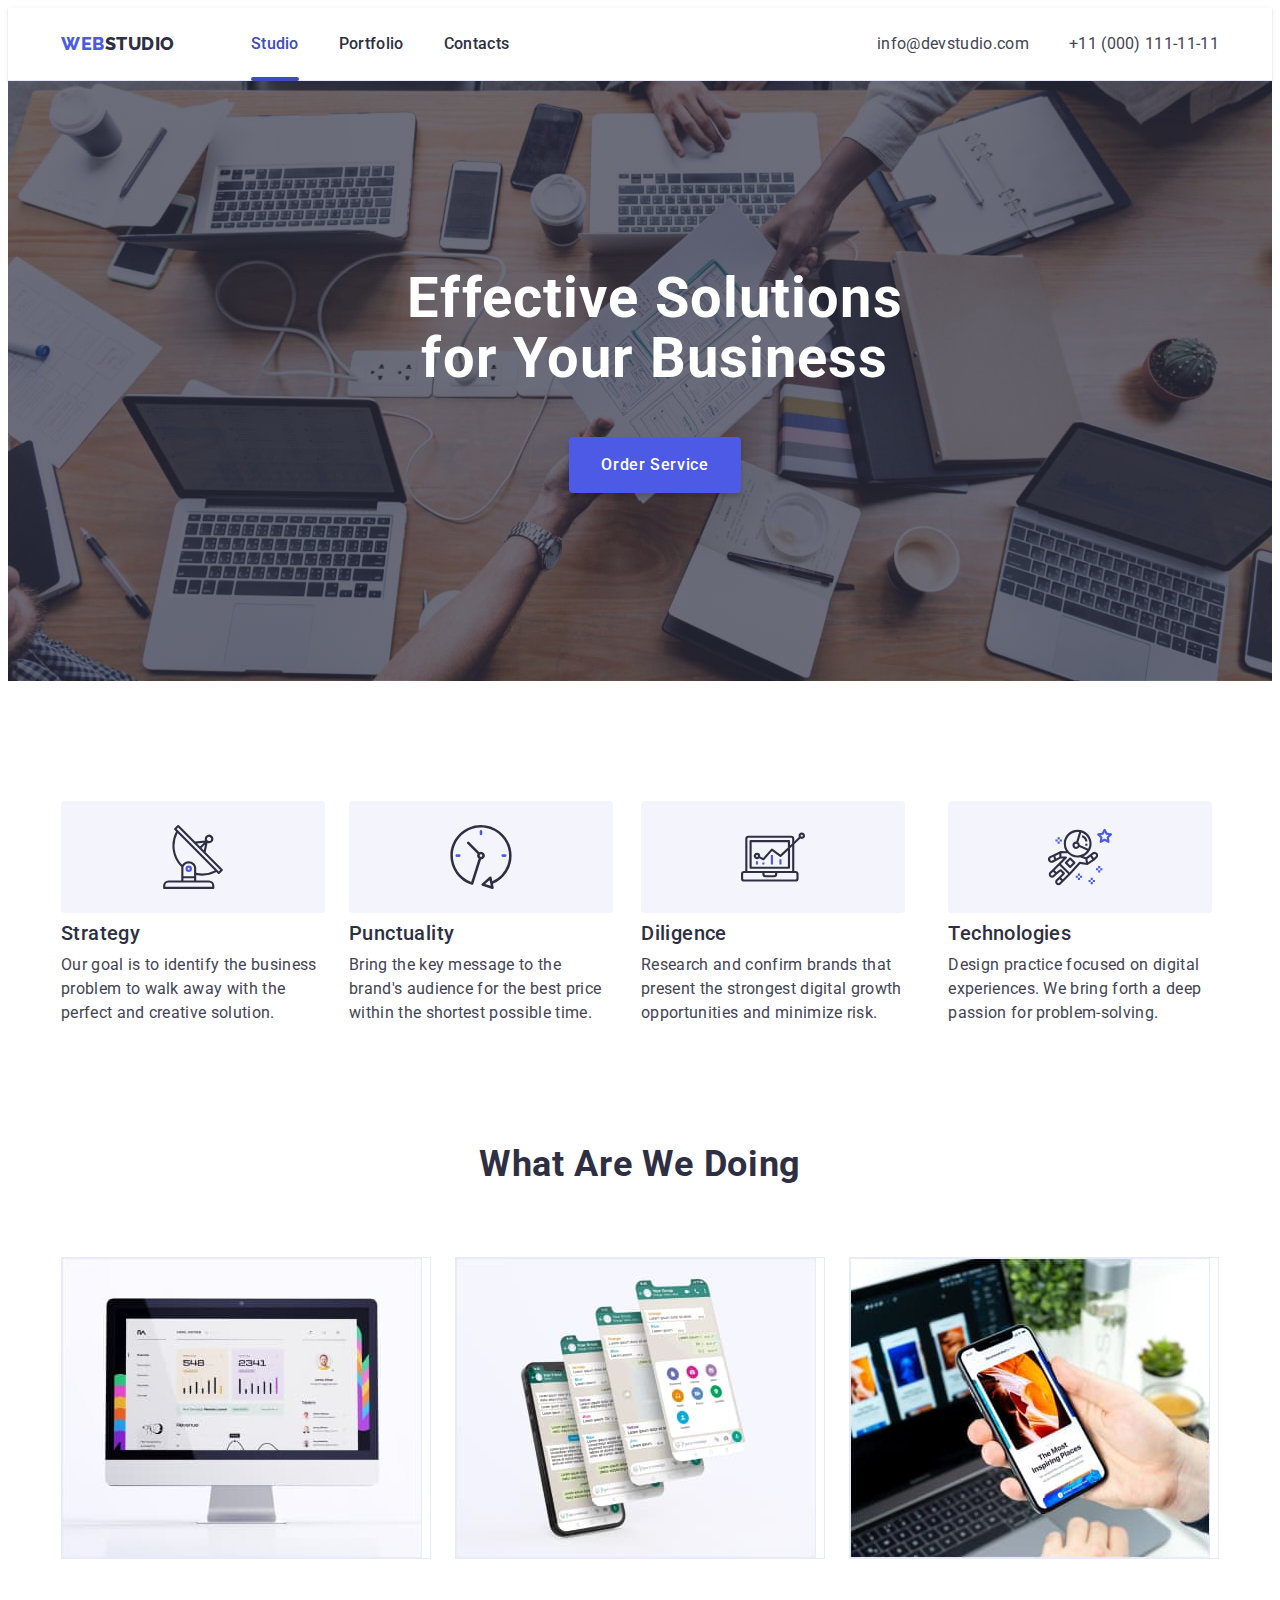
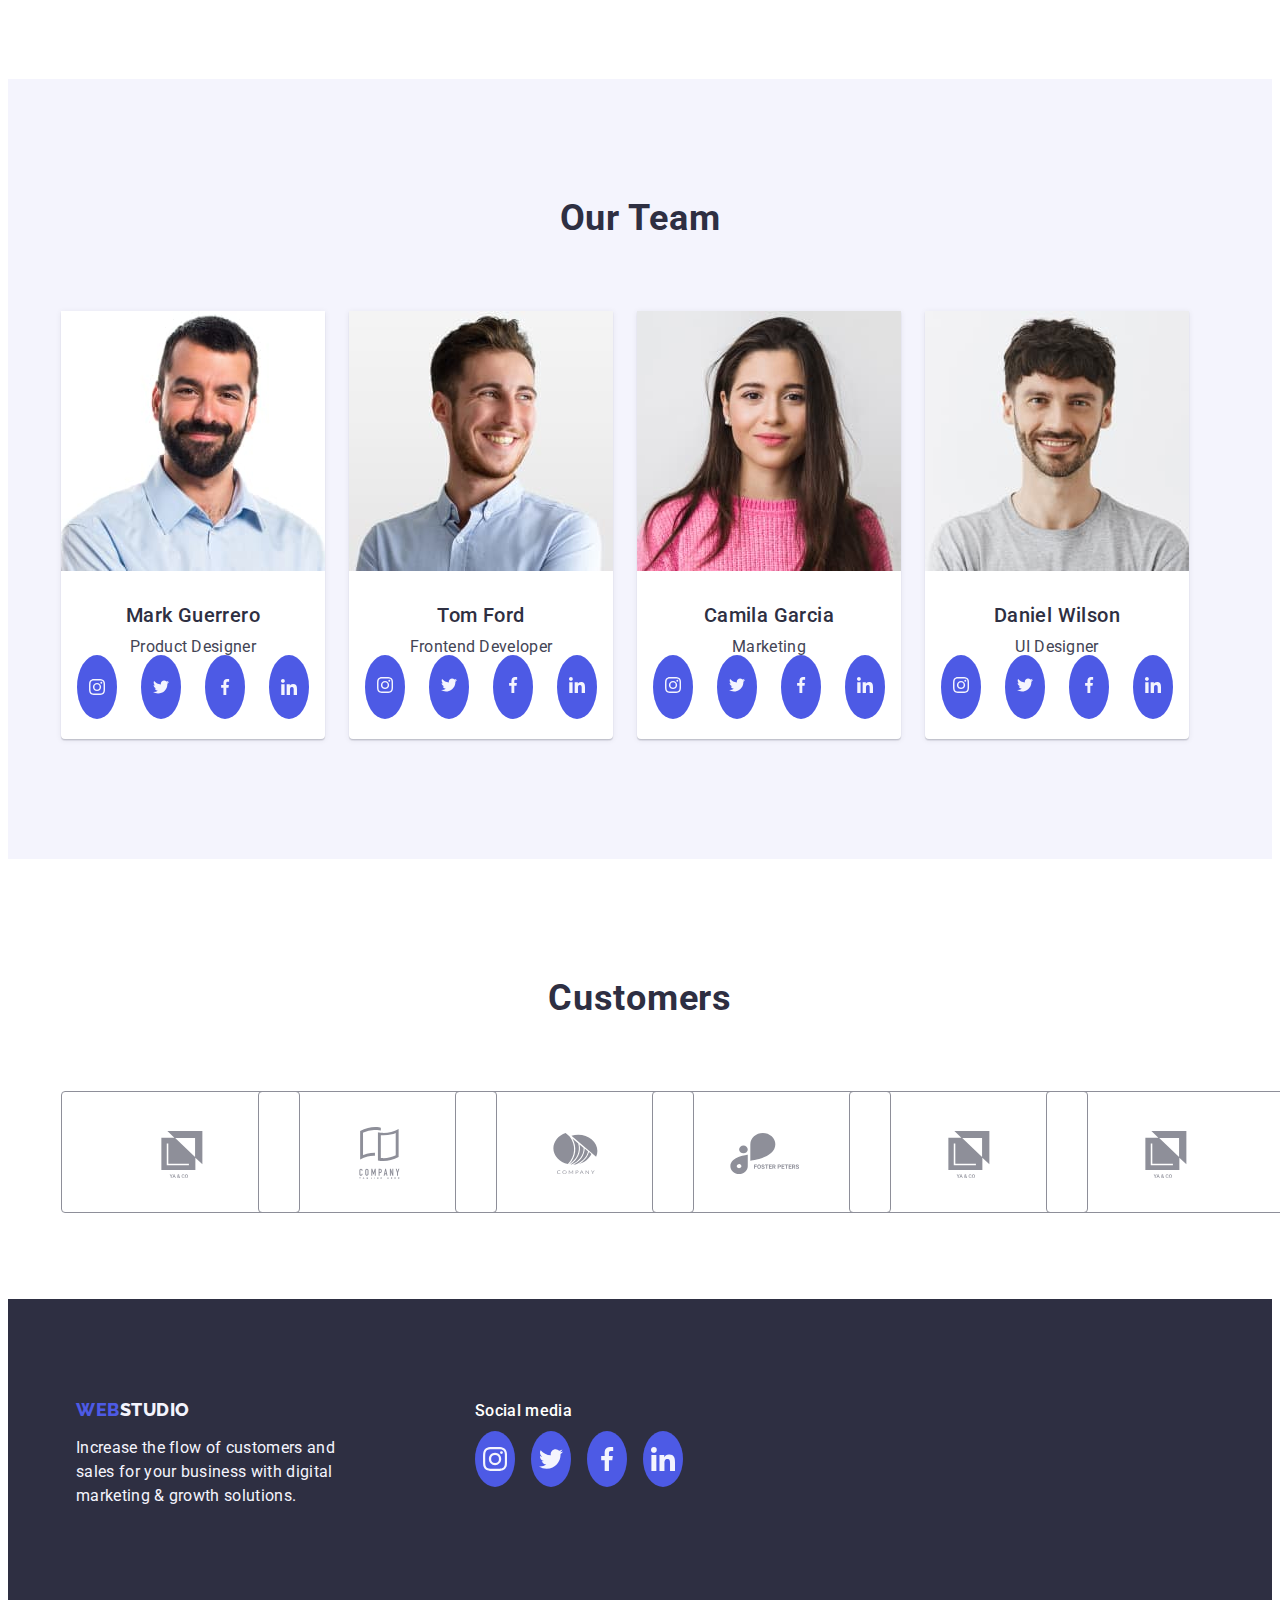
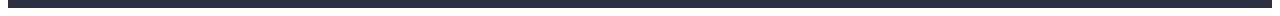
<file: index.html>
<!DOCTYPE html>
<html lang="en">

<head>
    <meta charset="UTF-8">
    <meta http-equiv="X-UA-Compatible" content="IE=edge">
    <meta name="viewport" content="width=device-width, initial-scale=1.0">
    <link rel="preconnect" href="https://fonts.googleapis.com">
    <link rel="preconnect" href="https://fonts.gstatic.com" crossorigin>
    <link
        href="https://fonts.googleapis.com/css2?family=Raleway:wght@800&family=Roboto:wght@400;500;700;900&display=swap"
        rel="stylesheet">
    <title>Web Studio</title>

    <link rel="stylesheet" href="https://cdnjs.cloudflare.com/ajax/libs/modern-normalize/2.0.0/modern-normalize.min.css"
        integrity="sha512-4xo8blKMVCiXpTaLzQSLSw3KFOVPWhm/TRtuPVc4WG6kUgjH6J03IBuG7JZPkcWMxJ5huwaBpOpnwYElP/m6wg=="
        crossorigin="anonymous" referrerpolicy="no-referrer" />

    <link rel="stylesheet" href="./css/styles.css">
</head>

<body>
    <header class="header">
        <div class="container header-container">
            <nav class="header-navigation">
                <a class="header-logo link" href="./index.html">Web<span class="header-logo-dark">Studio</span></a>
                <ul class="header-menu list">
                    <li class="header-item"><a class="header-menu-link current link" href="./index.html">Studio</a></li>
                    <li class="header-item"><a class="header-menu-link link" href="./portfolio.html">Portfolio</a></li>
                    <li class="header-item"><a class="header-menu-link link" href="">Contacts</a></li>
                </ul>
            </nav>

            <address class="header-soc">
                <ul class="header-soc list">
                    <li class="header-soc-item"><a class="header-soc-link link"
                            href="mailto:info@devstudio.com">info@devstudio.com</a>
                    </li>
                    <li class="header-soc-item"><a class="header-soc-link link" href="tel:+110001111111">+11 (000)
                            111-11-11</a>
                    </li>
                </ul>
            </address>
        </div>
    </header>

    <main>
        <section class="effective">
            <div class="container effective-container">
                <h1 class="effective-title">Effective Solutions
                    for Your Business</h1>
                <button type="button" class="effective-btn" data-modal-open>Order Service</button>
            </div>
        </section>

        <section class="peculiarities">
            <div class="container">
                <h2 hidden class="visually-hidden">Peculiarities</h2>
                <ul class="peculiarities-list list">
                    <li class="peculiarities-item list">
                        <div class="peculiarities-item-block">
                            <svg class="peculiarities-item-icons" width="64" height="64">
                                <use href="./images/icons.svg#icon-antenna"></use>
                            </svg>
                        </div>
                        <h3 class="peculiarities-subtitle">Strategy</h3>
                        <p class="peculiarities-text">Our goal is to identify the business
                            problem to walk away with the perfect and creative solution.</p>
                    </li>
                    <li class="peculiarities-item list">
                        <div class="peculiarities-item-block">
                            <svg class="peculiarities-item-icons" width="64" height="64">
                                <use href="./images/icons.svg#icon-clock"></use>
                            </svg>
                        </div>
                        <h3 class="peculiarities-subtitle">Punctuality</h3>
                        <p class="peculiarities-text">Bring the key message to the brand's audience for the best price
                            within the shortest possible
                            time.</p>
                    </li>
                    <li class="peculiarities-item list">
                        <div class="peculiarities-item-block">
                            <svg class="peculiarities-item-icons" width="64" height="64">
                                <use href="./images/icons.svg#icon-diagram"></use>
                            </svg>
                        </div>
                        <h3 class="peculiarities-subtitle">Diligence</h3>
                        <p class="peculiarities-text">Research and confirm brands that present the strongest digital
                            growth
                            opportunities and minimize
                            risk.</p>
                    </li>
                    <li class="peculiarities-item list">
                        <div class="peculiarities-item-block">
                            <svg class="peculiarities-item-icons" width="64" height="64">
                                <use href="./images/icons.svg#icon-astronaut"></use>
                            </svg>
                        </div>
                        <h3 class="peculiarities-subtitle">Technologies</h3>
                        <p class="peculiarities-text">Design practice focused on digital experiences. We bring forth a
                            deep
                            passion for
                            problem-solving.</p>
                    </li>
                </ul>
            </div>
        </section>

        <section class="products">
            <div class="container">
                <h2 class="products-title">What are we doing</h2>
                <ul class="pr-item list">
                    <li class="products-item list">
                        <img src="./images/img_1.jpg" alt="Laptop" width="360" height="300" />
                    </li>
                    <li class="products-item list">
                        <img src="./images/img_2.jpg" alt="interface" width="360" height="300" />
                    </li>
                    <li class="products-item list">
                        <img src="./images/img_3.jpg" alt="telephone" width="360" height="300" />
                    </li>
                </ul>
            </div>
        </section>

        <section class="team">
            <div class="container">
                <h2 class="team-title">Our Team</h2>
                <ul class="team-item list">
                    <li class="team-list list">
                        <img class="team-foto" src="./images/Mark_Guerrero.jpg" alt="Mark_Guerrero_pfoto" width="264"
                            height="260" />
                        <div class="team-info">
                            <h3 class="team-name">Mark Guerrero</h3>
                            <p class="team-text">Product Designer</p>
                            <ul class="social-team">
                                <li class="social-team-item">
                                    <a class="social-team-link" href="" aria-label="instagram" target="_blank"
                                        rel="noopener noreferrer"><svg class="social-team-icon" width="16" height="16">
                                            <use href="./images/icons.svg#icon-instagram"></use>
                                        </svg>
                                    </a>
                                </li>
                                <li class="social-team-item">
                                    <a class="social-team-link" href="" aria-label="twitter" target="_blank"
                                        rel="noopener noreferrer"><svg class="social-team-icon" width="16" height="16">
                                            <use href="./images/icons.svg#icon-twitter"></use>
                                        </svg>
                                    </a>
                                </li>
                                <li class=" social-team-item">
                                    <a class="social-team-link" href="" aria-label="facebook" target="_blank"
                                        rel="noopener noreferrer"><svg class="social-team-icon" width="16" height="16">
                                            <use href="./images/icons.svg#icon-facebook"></use>
                                        </svg>
                                    </a>
                                </li>
                                <li class=" social-team-item">
                                    <a class="social-team-link" href="" aria-label="linkedin" target="_blank"
                                        rel="noopener noreferrer"><svg class="social-team-icon" width="16" height="16">
                                            <use href="./images/icons.svg#icon-linkedin"></use>
                                        </svg>
                                    </a>
                                </li>
                            </ul>

                        </div>
                    </li>
                    <li class="team-list list">
                        <img class="team-foto" src="./images/Tom_Ford.jpg" alt="Tom_Ford_pfoto" width="264"
                            height="260" />
                        <div class="team-info">
                            <h3 class="team-name">Tom Ford</h3>
                            <p class="team-text">Frontend Developer</p>
                            <ul class="social-team">
                                <li class="social-team-item">
                                    <a class="social-team-link" href="" aria-label="instagram" target="_blank"
                                        rel="noopener noreferrer"><span><svg class="social-team-icon" width="16"
                                                height="16">
                                                <use href="./images/icons.svg#icon-instagram"></use>
                                            </svg></span>
                                    </a>
                                </li>
                                <li class="social-team-item">
                                    <a class="social-team-link" href="" aria-label="twitter" target="_blank"
                                        rel="noopener noreferrer"><span><svg class="social-team-icon" width="16"
                                                height="16">
                                                <use href="./images/icons.svg#icon-twitter"></use>
                                            </svg></span>
                                    </a>
                                </li>
                                <li class=" social-team-item">
                                    <a class="social-team-link" href="" aria-label="facebook" target="_blank"
                                        rel="noopener noreferrer"><span><svg class="social-team-icon" width="16"
                                                height="16">
                                                <use href="./images/icons.svg#icon-facebook"></use>
                                            </svg></span>
                                    </a>
                                </li>
                                <li class=" social-team-item">
                                    <a class="social-team-link" href="" aria-label="linkedin" target="_blank"
                                        rel="noopener noreferrer"><span><svg class="social-team-icon" width="16"
                                                height="16">
                                                <use href="./images/icons.svg#icon-linkedin"></use>
                                            </svg></span>
                                    </a>
                                </li>
                            </ul>
                        </div>
                    </li>
                    <li class="team-list list">
                        <img class="team-foto" src="./images/Camila_Garcia.jpg" alt="Camila_Garcia_pfoto" width="264"
                            height="260" />
                        <div class="team-info">
                            <h3 class="team-name">Camila Garcia</h3>
                            <p class="team-text">Marketing</p>
                            <ul class="social-team">
                                <li class="social-team-item">
                                    <a class="social-team-link" href="" aria-label="instagram" target="_blank"
                                        rel="noopener noreferrer"><span><svg class="social-team-icon" width="16"
                                                height="16">
                                                <use href="./images/icons.svg#icon-instagram"></use>
                                            </svg></span>
                                    </a>
                                </li>
                                <li class="social-team-item">
                                    <a class="social-team-link" href="" aria-label="twitter" target="_blank"
                                        rel="noopener noreferrer"><span><svg class="social-team-icon" width="16"
                                                height="16">
                                                <use href="./images/icons.svg#icon-twitter"></use>
                                            </svg></span>
                                    </a>
                                </li>
                                <li class=" social-team-item">
                                    <a class="social-team-link" href="" aria-label="facebook" target="_blank"
                                        rel="noopener noreferrer"><span><svg class="social-team-icon" width="16"
                                                height="16">
                                                <use href="./images/icons.svg#icon-facebook"></use>
                                            </svg></span>
                                    </a>
                                </li>
                                <li class=" social-team-item">
                                    <a class="social-team-link" href="" aria-label="linkedin" target="_blank"
                                        rel="noopener noreferrer"><span><svg class="social-team-icon" width="16"
                                                height="16">
                                                <use href="./images/icons.svg#icon-linkedin"></use>
                                            </svg></span>
                                    </a>
                                </li>
                            </ul>
                        </div>
                    </li>
                    <li class="team-list list">
                        <img class="team-foto" src="./images/Daniel_Wilson.jpg" alt="Daniel_Wilson_pfoto" width="264"
                            height="260" />
                        <div class="team-info">
                            <h3 class="team-name">Daniel Wilson</h3>
                            <p class="team-text">UI Designer</p>
                            <ul class="social-team">
                                <li class="social-team-item">
                                    <a class="social-team-link" href="" aria-label="instagram" target="_blank"
                                        rel="noopener noreferrer"><span><svg class="social-team-icon" width="16"
                                                height="16">
                                                <use href="./images/icons.svg#icon-instagram"></use>
                                            </svg></span>
                                    </a>
                                </li>
                                <li class="social-team-item">
                                    <a class="social-team-link" href="" aria-label="twitter" target="_blank"
                                        rel="noopener noreferrer"><span><svg class="social-team-icon" width="16"
                                                height="16">
                                                <use href="./images/icons.svg#icon-twitter"></use>
                                            </svg></span>
                                    </a>
                                </li>
                                <li class=" social-team-item">
                                    <a class="social-team-link" href="" aria-label="facebook" target="_blank"
                                        rel="noopener noreferrer"><span><svg class="social-team-icon" width="16"
                                                height="16">
                                                <use href="./images/icons.svg#icon-facebook"></use>
                                            </svg></span>
                                    </a>
                                </li>
                                <li class=" social-team-item">
                                    <a class="social-team-link" href="" aria-label="linkedin" target="_blank"
                                        rel="noopener noreferrer"><span><svg class="social-team-icon" width="16"
                                                height="16">
                                                <use href="./images/icons.svg#icon-linkedin"></use>
                                            </svg></span>
                                    </a>
                                </li>
                            </ul>
                        </div>
                    </li>
                </ul>
            </div>
        </section>
        <section class="customers">
            <div class="container">
                <h2 class="customers-title">Customers</h2>
                <ul class="customers-list list">
                    <li class="customers-item item">
                        <a class="customers-item-link link" href="" aria-label="logo-1" target="_blank"
                            rel="noopener noreferrer">
                            <svg class="customers-item-icon" width="104" height="56">
                                <use href="./images/icons.svg#icon-logo-1"></use>
                            </svg>
                        </a>
                    </li>
                    <li class="customers-item item">
                        <a class="customers-item-link link" href="" aria-label="logo-2" target="_blank"
                            rel="noopener noreferrer">

                            <svg class="customers-item-icon" width="104" height="56">
                                <use href="./images/icons.svg#icon-logo-2"></use>
                            </svg>
                        </a>
                    </li>
                    <li class="customers-item item">
                        <a class="customers-item-link link" href="" aria-label="logo-3" target="_blank"
                            rel="noopener noreferrer">

                            <svg class="customers-item-icon" width="104" height="56">
                                <use href="./images/icons.svg#icon-logo-3"></use>
                            </svg>

                        </a>
                    </li>
                    <li class="customers-item item">
                        <a class="customers-item-link link" href="" aria-label="logo-4" target="_blank"
                            rel="noopener noreferrer">
                            <svg class="customers-item-icon" width="104" height="56">
                                <use href="./images/icons.svg#icon-logo-4"></use>
                            </svg>
                        </a>
                    </li>
                    <li class="customers-item item">
                        <a class="customers-item-link link" href="" aria-label="logo-5" target="_blank"
                            rel="noopener noreferrer">
                            <svg class="customers-item-icon" width="104" height="56">
                                <use href="./images/icons.svg#icon-logo-1"></use>
                            </svg>
                        </a>
                    </li>
                    <li class="customers-item item">
                        <a class="customers-item-link link" href="" aria-label="logo-6" target="_blank"
                            rel="noopener noreferrer">
                            <svg class="customers-item-icon" width="104" height="56">
                                <use href="./images/icons.svg#icon-logo-1"></use>
                            </svg>
                        </a>
                    </li>
                </ul>
            </div>
        </section>
    </main>

    <footer class="footer-window">
        <div class="footer container">
            <div class="footer-container container">
                <a class="footer-logo link" href="./index.html">Web<span class="footer-logo-white">Studio</span></a>
                <p class="footer-text">Increase the flow of customers and sales for your business with digital marketing
                    &
                    growth solutions.</p>
            </div>

            <div class="container-social-media">
                <p class="social-media-title">Social media</p>
                <ul class="social-media">
                    <li class="social-media-item">
                        <a class="social-media-link" href="" aria-label="instagram" target="_blank"
                            rel="noopener noreferrer"><svg class="social-media-icon" width="24" height="24">
                                <use href="./images/icons.svg#icon-instagram"></use>
                            </svg>
                        </a>
                    </li>
                    <li class="social-media-item">
                        <a class="social-media-link" href="" aria-label="twitter" target="_blank"
                            rel="noopener noreferrer"><svg class="social-media-icon" width="24" height="24">
                                <use href="./images/icons.svg#icon-twitter"></use>
                            </svg>
                        </a>
                    </li>
                    <li class=" social-media-item">
                        <a class="social-media-link" href="" aria-label="facebook" target="_blank"
                            rel="noopener noreferrer"><svg class="social-media-icon" width="24" height="24">
                                <use href="./images/icons.svg#icon-facebook"></use>
                            </svg>
                        </a>
                    </li>
                    <li class=" social-media-item">
                        <a class="social-media-link" href="" aria-label="linkedin" target="_blank"
                            rel="noopener noreferrer"><svg class="social-media-icon" width="24" height="24">
                                <use href="./images/icons.svg#icon-linkedin"></use>
                            </svg>
                        </a>
                    </li>
                </ul>
            </div>
        </div>

    </footer>

    <div class="backdrop is-hidden" data-modal>
        <div class="modal">
            <button type="button" class="modal-btn" data-modal-close><svg class="modal-btn-icon" width="8" height="8">
                    <use href="./images/icons.svg#icon-close"></use>
                </svg></button>
        </div>
    </div>
    <script src="./js/modal.js"></script>
</body>

</html>
</file>
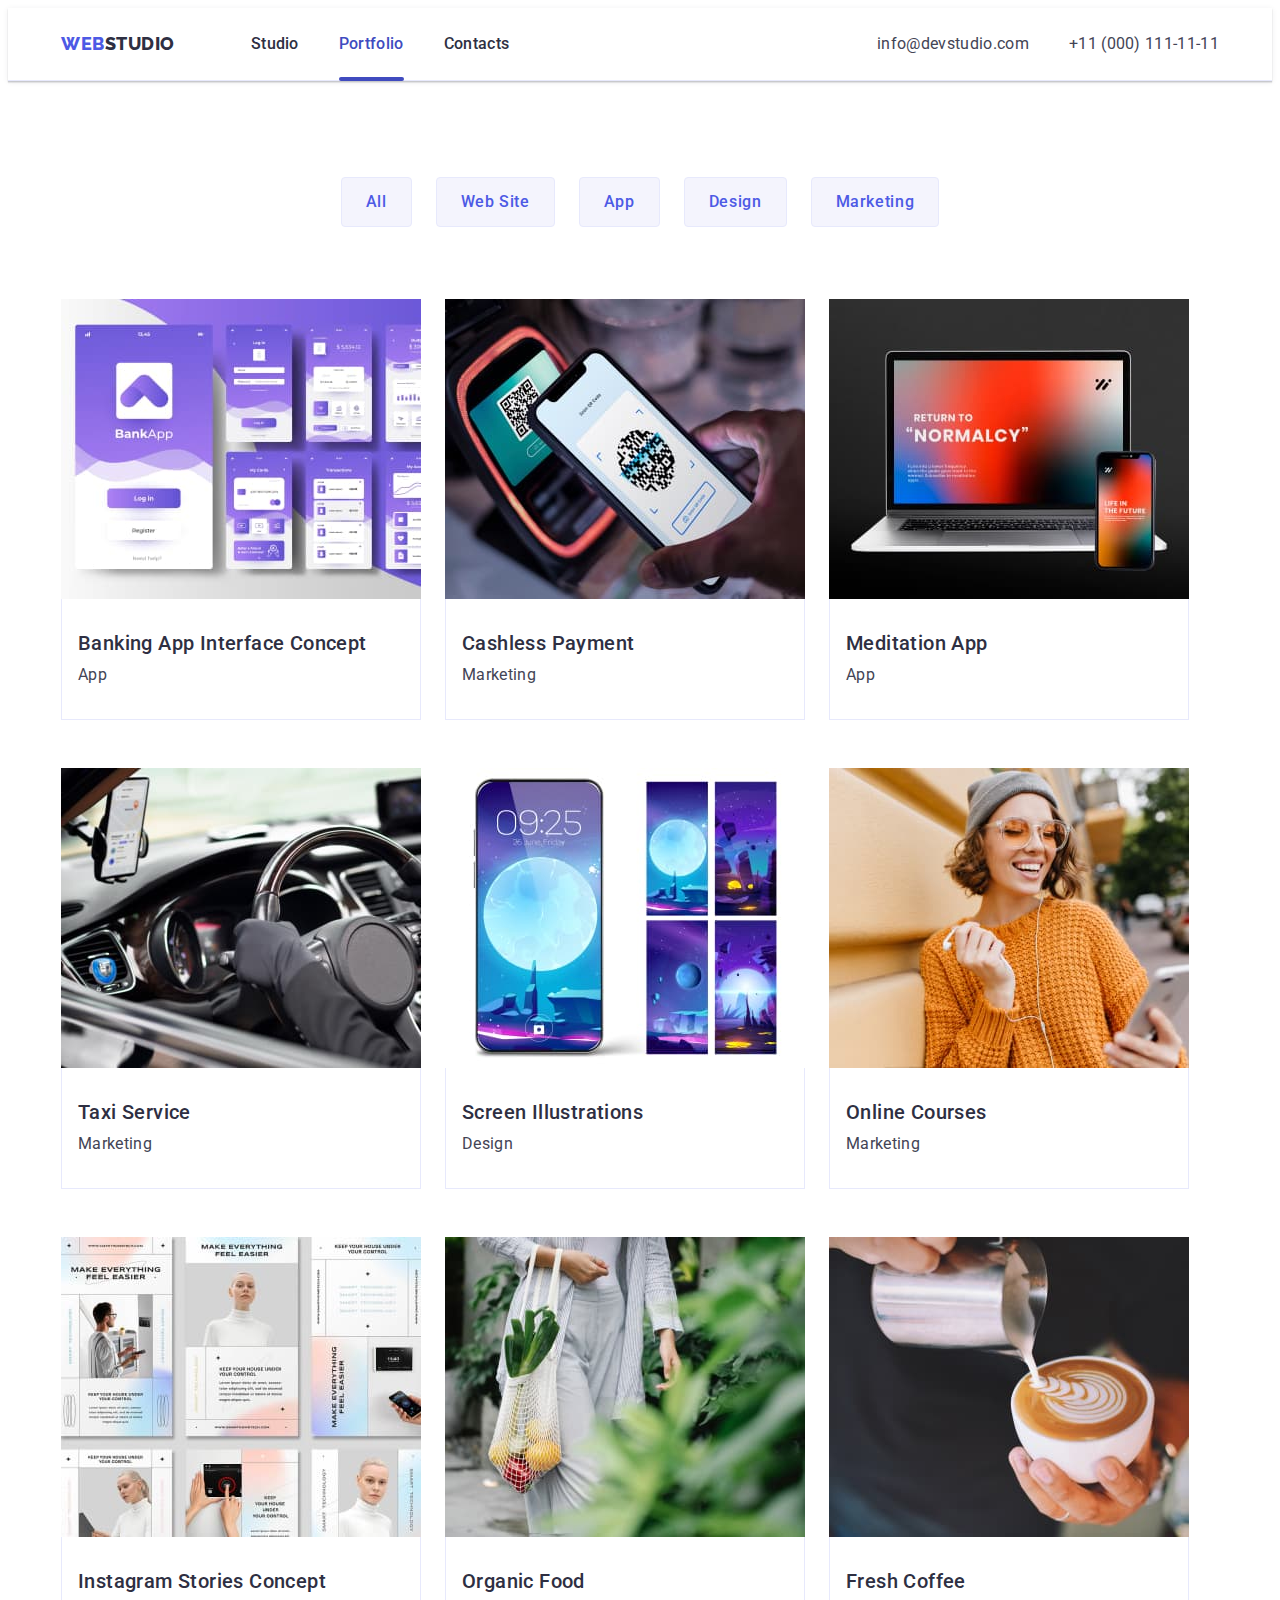
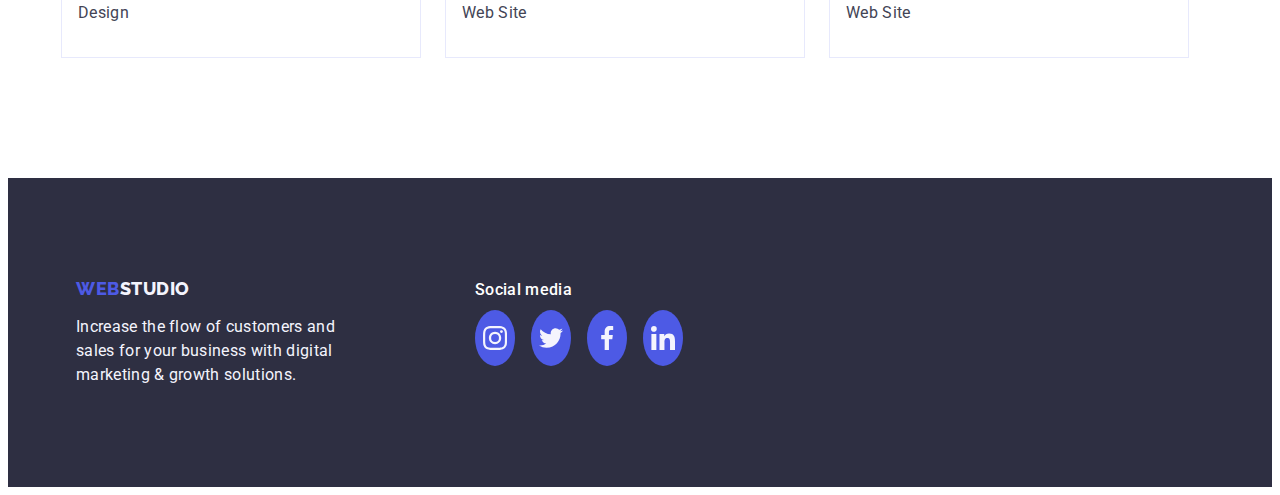
<file: portfolio.html>
<!DOCTYPE html>
<html lang="en">

<head>
    <meta charset="UTF-8">
    <meta http-equiv="X-UA-Compatible" content="IE=edge">
    <meta name="viewport" content="width=device-width, initial-scale=1.0">
    <link rel="preconnect" href="https://fonts.googleapis.com">
    <link rel="preconnect" href="https://fonts.gstatic.com" crossorigin>
    <link
        href="https://fonts.googleapis.com/css2?family=Raleway:wght@800&family=Roboto:wght@400;500;700;900&display=swap"
        rel="stylesheet">
    <title>Web Studio</title>

    <link rel="stylesheet" href="https://cdnjs.cloudflare.com/ajax/libs/modern-normalize/2.0.0/modern-normalize.min.css"
        integrity="sha512-4xo8blKMVCiXpTaLzQSLSw3KFOVPWhm/TRtuPVc4WG6kUgjH6J03IBuG7JZPkcWMxJ5huwaBpOpnwYElP/m6wg=="
        crossorigin="anonymous" referrerpolicy="no-referrer" />

    <link rel="stylesheet" href="./css/styles.css">
</head>

<body>
    <header class="header">
        <div class="container header-container">
            <nav class="header-navigation">
                <a class="header-logo link" href="./index.html">Web<span class="header-logo-dark">Studio</span></a>
                <ul class="header-menu list">
                    <li class="header-item"><a class="header-menu-link link" href="./index.html">Studio</a></li>
                    <li class="header-item"><a class="header-menu-link current link"
                            href="./portfolio.html">Portfolio</a></li>
                    <li class="header-item"><a class="header-menu-link link" href="">Contacts</a></li>
                </ul>
            </nav>

            <address class="header-soc">
                <ul class="header-soc list">
                    <li class="header-soc-item"><a class="header-soc-link link"
                            href="mailto:info@devstudio.com">info@devstudio.com</a>
                    </li>
                    <li class="header-soc-item"><a class="header-soc-link link" href="tel:+110001111111">+11 (000)
                            111-11-11</a>
                    </li>
                </ul>
            </address>
        </div>
    </header>

    <main>
        <section class="container-portfolio">
            <div class="container">
                <h1 hidden class="visually-hidden">Filter</h1>

                <ul class="filter-btn-list list">
                    <li><button type="button" class="filter-btn link">All</button></li>
                    <li><button type="button" class="filter-btn link">Web&nbsp;Site</button></li>
                    <li><button type="button" class="filter-btn link">App</button></li>
                    <li><button type="button" class="filter-btn link">Design</button></li>
                    <li><button type="button" class="filter-btn link">Marketing</button></li>
                </ul>

                <ul class="project-list list">
                    <li class="project-item list">
                        <a href="" class="project-img link">
                            <div class="project-cover-block">
                                <img src="./images/portfolio-img-01.jpg" alt="banking" width="360" height="300" />
                                <p class="project-cover-text">14 Stylish and User-Friendly App Design Concepts · Task
                                    Manager App · Calorie Tracker App · Exotic Fruit Ecommerce App ·
                                    Cloud Storage App</p>
                            </div>
                            <div class="container-text">
                                <h2 class="project-title">Banking App Interface Concept</h2>
                                <p class="project-text">App</p>
                            </div>
                        </a>
                    </li>
                    <li class="project-item list">
                        <a href="" class="project-img link">
                            <div class="project-cover-block">
                                <img src="./images/portfolio-img-02.jpg" alt="payment" width="360" height="300" />
                                <p class="project-cover-text">14 Stylish and User-Friendly App Design Concepts · Task
                                    Manager App · Calorie Tracker App · Exotic Fruit Ecommerce App ·
                                    Cloud Storage App</p>
                            </div>
                            <div class="container-text">
                                <h2 class="project-title">Cashless Payment</h2>
                                <p class="project-text">Marketing</p>
                            </div>
                        </a>
                    </li>
                    <li class="project-item list">
                        <a href="" class="project-img link">
                            <div class="project-cover-block">
                                <img src="./images/portfolio-img-03.jpg" alt="meditation" width="360" height="300" />
                                <p class="project-cover-text">14 Stylish and User-Friendly App Design Concepts · Task
                                    Manager App · Calorie Tracker App · Exotic Fruit Ecommerce App ·
                                    Cloud Storage App</p>
                            </div>
                            <div class="container-text">
                                <h2 class="project-title">Meditation App</h2>
                                <p class="project-text">App</p>
                            </div>
                        </a>
                    </li>
                    <li class="project-item list">
                        <a href="" class="project-img link">
                            <div class="project-cover-block">
                                <img src="./images/portfolio-img-04.jpg" alt="servicetaxi" width="360" height="300" />
                                <p class="project-cover-text">14 Stylish and User-Friendly App Design Concepts · Task
                                    Manager App · Calorie Tracker App · Exotic Fruit Ecommerce App ·
                                    Cloud Storage App</p>
                            </div>
                            <div class="container-text">
                                <h2 class="project-title">Taxi Service</h2>
                                <p class="project-text">Marketing</p>
                            </div>
                        </a>
                    </li>
                    <li class="project-item list">
                        <a href="" class="project-img link">
                            <div class="project-cover-block">
                                <img src="./images/portfolio-img-05.jpg" alt="illustrations" width="360" height="300" />
                                <p class="project-cover-text">14 Stylish and User-Friendly App Design Concepts · Task
                                    Manager App · Calorie Tracker App · Exotic Fruit Ecommerce App ·
                                    Cloud Storage App</p>
                            </div>
                            <div class="container-text">
                                <h2 class="project-title">Screen Illustrations</h2>
                                <p class="project-text">Design</p>
                            </div>
                        </a>
                    </li>
                    <li class="project-item list">
                        <a href="" class="project-img link">
                            <div class="project-cover-block">
                                <img src="./images/portfolio-img-06.jpg" alt="courses" width="360" height="300" />
                                <p class="project-cover-text">14 Stylish and User-Friendly App Design Concepts · Task
                                    Manager App · Calorie Tracker App · Exotic Fruit Ecommerce App ·
                                    Cloud Storage App</p>
                            </div>
                            <div class="container-text">
                                <h2 class="project-title">Online Courses</h2>
                                <p class="project-text">Marketing</p>
                            </div>
                        </a>
                    </li>
                    <li class="project-item list">
                        <a href="" class="project-img link">
                            <div class="project-cover-block">
                                <img src="./images/portfolio-img-07.jpg" alt="social" width="360" height="300" />
                                <p class="project-cover-text">14 Stylish and User-Friendly App Design Concepts · Task
                                    Manager App · Calorie Tracker App · Exotic Fruit Ecommerce App ·
                                    Cloud Storage App</p>
                            </div>
                            <div class="container-text">
                                <h2 class="project-title">Instagram Stories Concept</h2>
                                <p class="project-text">Design</p>
                            </div>
                        </a>
                    </li>
                    <li class="project-item list">
                        <a href="" class="project-img link">
                            <div class="project-cover-block">
                                <img src="./images/portfolio-img-08.jpg" alt="food" width="360" height="300" />
                                <p class="project-cover-text">14 Stylish and User-Friendly App Design Concepts · Task
                                    Manager App · Calorie Tracker App · Exotic Fruit Ecommerce App ·
                                    Cloud Storage App</p>
                            </div>
                            <div class="container-text">
                                <h2 class="project-title">Organic Food</h2>
                                <p class="project-text">Web Site</p>
                            </div>
                        </a>
                    </li>
                    <li class="project-item list">
                        <a href="" class="project-img link">
                            <div class="project-cover-block">
                                <img src="./images/portfolio-img-09.jpg" alt="coffee" width="360" height="300">
                                <p class="project-cover-text">14 Stylish and User-Friendly App Design Concepts · Task
                                    Manager App · Calorie Tracker App · Exotic Fruit Ecommerce App ·
                                    Cloud Storage App</p>
                            </div>
                            <div class="container-text">
                                <h2 class="project-title">Fresh Coffee</h2>
                                <p class="project-text">Web Site</p>
                            </div>
                        </a>
                    </li>
                </ul>

            </div>
        </section>
    </main>

    <footer class="footer-window">
        <div class="footer container">
            <div class="footer-container container">
                <a class="footer-logo link" href="./index.html">Web<span class="footer-logo-white">Studio</span></a>
                <p class="footer-text">Increase the flow of customers and sales for your business with digital marketing
                    &
                    growth solutions.</p>
            </div>
            <div class="container-social-media">
                <p class="social-media-title">Social media</p>
                <ul class="social-media">

                    <li class="social-media-item">
                        <a class="social-media-link" href="" aria-label="instagram" target="_blank"
                            rel="noopener noreferrer"><svg class="social-media-icon" width="24" height="24">
                                <use href="./images/icons.svg#icon-instagram"></use>
                            </svg>
                        </a>
                    </li>
                    <li class="social-media-item">
                        <a class="social-media-link" href="" aria-label="twitter" target="_blank"
                            rel="noopener noreferrer">
                            <svg class="social-media-icon" width="24" height="24">
                                <use href="./images/icons.svg#icon-twitter"></use>
                            </svg>
                        </a>
                    </li>
                    <li class=" social-media-item">
                        <a class="social-media-link" href="" aria-label="facebook" target="_blank"
                            rel="noopener noreferrer">
                            <svg class="social-media-icon" width="24" height="24">
                                <use href="./images/icons.svg#icon-facebook"></use>
                            </svg>
                        </a>
                    </li>
                    <li class=" social-media-item">
                        <a class="social-media-link" href="" aria-label="linkedin" target="_blank"
                            rel="noopener noreferrer">
                            <svg class="social-media-icon" width="24" height="24">
                                <use href="./images/icons.svg#icon-linkedin"></use>
                            </svg>
                        </a>
                    </li>

                </ul>
            </div>
        </div>
    </footer>

</body>

</html>
</file>
<file: css/styles.css>
:root {
  --title-color: #2e2f42;
  --main-text-color: #434455;
  --accent-color: #4d5ae5;
  --logo-text-color: #f4f4fd;
  --background-color-white: #ffffff;
  --paragraf-color: #f4f4fd;
  --transition: 250ms cubic-bezier(0.4, 0, 0.2, 1);
  --icon-color: #8e8f99;
}

body {
  font-family: "Roboto", sans-serif;
  color: #434455;
  background-color: var(--background-color-white);
}

p,
h1,
h2,
h3,
h4,
h5,
h6 {
  margin-top: 0;
  margin-bottom: 0;
}

a {
  text-decoration: none;
}

ul {
  list-style-type: none;
  margin-top: 0;
  margin-bottom: 0;
  padding-left: 0;
}

.visually-hidden {
  position: absolute;
  width: 1px;
  height: 1px;
  margin: -1px;
  border: 0;
  padding: 0;
  white-space: nowrap;
  clip-path: inset(100%);
  clip: rect(0 0 0 0);
  overflow: hidden;
}

img {
  display: block;
}

/*! -----------HEADER------------- */
.container {
  width: 100%;
  max-width: 1158px;
  padding: 0 15px;
  margin: 0 auto;
}

.header {
  border-bottom: 1px solid #e7e9fc;
  box-shadow: 0px 1px 6px 0px rgba(46, 47, 66, 0.08),
    0px 1px 1px 0px rgba(46, 47, 66, 0.16),
    0px 2px 1px 0px rgba(46, 47, 66, 0.08);
}

.header-container {
  display: flex;
  align-items: center;
  height: 72px;
}

.header-navigation {
  display: flex;
  align-items: center;
}

.header-logo {
  font-family: "Raleway", sans-serif;
  font-style: normal;
  font-weight: 800;
  font-size: 18px;
  line-height: 1.17;
  letter-spacing: 0.03em;
  color: var(--accent-color);
  text-transform: uppercase;
  display: flex;
  align-items: center;
  margin-right: 76px;
}

.header-logo-dark {
  color: #2e2f42;
  transition: color 250ms cubic-bezier(0.4, 0, 0.2, 1);
}
.header-logo-dark:is(:hover, :focus) {
  color: #404bbf;
}

.link {
  text-decoration: none;
}

.list {
  list-style-type: none;
}

.header-menu {
  display: flex;
  align-items: center;
  gap: 40px;
}

.header-item::after {
}

.current {
  position: relative;
  color: #404bbf;
  display: block;
}

.current::after {
  content: "";
  left: 0;
  bottom: -1px;
  width: 100%;
  height: 4px;
  border-radius: 2px;
  background-color: #404bbf;
  position: absolute;
}
.header-menu-link.current {
  color: #404bbf;
}
.header-menu-link {
  font-style: normal;
  padding: 24px 0;
  font-weight: 500;
  font-size: 16px;
  line-height: 1.5;
  letter-spacing: 0.02em;
  color: #2e2f42;
  transition: color 250ms cubic-bezier(0.4, 0, 0.2, 1);
}

.header-menu-link:is(:hover, :focus) {
  color: #404bbf;
}

.header-soc {
  font-style: normal;
  display: flex;
  align-items: center;
  gap: 40px;
  margin-left: auto;
}

.header-soc-link {
  font-style: normal;
  font-weight: 400;
  font-size: 16px;
  line-height: 1.5;
  letter-spacing: 0.02em;
  color: #434455;
  transition: color 250ms cubic-bezier(0.4, 0, 0.2, 1);
}

.header-soc-link:is(:hover, :focus) {
  color: #404bbf;
}

/*! -----------HEADER------------- */

.effective {
  padding: 188px 0;
  max-width: 1440px;
  background: #2e2f42;
  background-image: linear-gradient(
      rgba(46, 47, 66, 0.7),
      rgba(46, 47, 66, 0.7)
    ),
    url(../images/people-office.jpg);
  background-position: center;
  background-repeat: no-repeat;
  background-size: cover;
  margin-right: auto;
  margin-left: auto;
}

.effective-container {
  width: 100%;
  max-width: 1470px;
  text-align: center;
}
.effective-title {
  font-family: inherit;
  font-weight: 700;
  font-size: 56px;
  line-height: 1.07;
  text-align: center;
  letter-spacing: 0.02em;
  color: #ffffff;
  max-width: 496px;
  margin-bottom: 48px;
  margin-right: auto;
  margin-left: auto;
}
.effective-btn {
  padding: 16px 32px;
  font-family: inherit;
  font-weight: 500;
  font-size: 16px;
  line-height: 1.5;
  letter-spacing: 0.04em;
  color: #ffffff;
  background: #4d5ae5;
  cursor: pointer;
  box-shadow: 0px 4px 4px rgba(0, 0, 0, 0.15);
  border-radius: 4px;
  border: none;
  display: block;
  margin-right: auto;
  margin-left: auto;
  min-width: 169px;
  transition: background-color 250ms cubic-bezier(0.4, 0, 0.2, 1);
}

.effective-btn:is(:hover, :focus) {
  background-color: #404bbf;
}

/*! -----------peculiarities------------- */

.peculiarities {
  padding: 120px 0;
  background-color: var(--background-color-white);
}

.peculiarities-list {
  display: flex;
  gap: 24px;
}

.peculiarities-item {
  width: calc((100%-72px) / 4);
}

.peculiarities-item-block {
  display: flex;
  justify-content: center;
  align-items: center;
  width: 264px;
  height: 112px;
  margin-bottom: 8px;
  border-radius: 4px;
  background: var(--cloud, #f4f4fd);
  background-repeat: no-repeat;
  background-position: center;
}
.peculiarities-subtitle {
  font-family: inherit;
  font-weight: 500;
  font-size: 20px;
  line-height: 1.2;
  letter-spacing: 0.02em;
  color: #2e2f42;
  margin-bottom: 8px;
}

.peculiarities-text {
  font-family: inherit;
  font-weight: 400;
  font-size: 16px;
  line-height: 1.5;
  letter-spacing: 0.02em;
  color: var(--main-text-color);
}

.products {
  padding-bottom: 120px;
  padding-left: 0;
}

.products-title {
  min-width: 323px;
  margin: 0 auto;
  font-family: inherit;
  text-align: center;
  font-weight: 700;
  font-size: 36px;
  line-height: 1.11;
  letter-spacing: 0.02em;
  text-transform: capitalize;
  color: var(--title-color);
  margin-bottom: 72px;
}

.pr-item {
  display: flex;
  gap: 24px;
}

.products-item {
  width: calc((100% - 48px) / 3);
  border: 1px solid #e7e9fc;
}
/** -----------------------TEAM------------------- */

.team {
  background: #f4f4fd;
  padding-top: 120px;
  padding-bottom: 120px;
}

.team-title {
  min-width: 162px;
  margin-bottom: 72px;
  font-family: inherit;
  text-align: center;
  font-weight: 700;
  font-size: 36px;
  line-height: 1.11;
  letter-spacing: 0.02em;
  text-transform: capitalize;
  color: var(--title-color);
}

.team-item {
  display: flex;
  gap: 24px;
}
.team-list {
  background: #ffffff;
  width: calc((100%-72px) / 4);
  border-radius: 0px 0px 4px 4px;
  box-shadow: 0px 2px 1px 0px rgba(46, 47, 66, 0.08),
    0px 1px 1px 0px rgba(46, 47, 66, 0.16),
    0px 1px 6px 0px rgba(46, 47, 66, 0.08);
}

.team-foto {
}
.team-info {
  padding: 32px 0;
}
.team-name {
  font-family: inherit;
  font-weight: 500;
  font-size: 20px;
  line-height: 1.2;
  letter-spacing: 0.02em;
  color: var(--title-color);
  text-align: center;
  margin-bottom: 8px;
}

.team-text {
  font-family: inherit;
  font-weight: 400;
  font-size: 16px;
  line-height: 1.5;
  letter-spacing: 0.02em;
  color: #434455;
  text-align: center;
  margin-bottom: 8px;
}

.social-team {
  display: flex;
  gap: 24px;
  justify-content: center;
  align-items: center;
}
.social-team-item {
  display: flex;
  width: 40px;
  height: 40px;
  justify-content: center;
  align-items: center;
}

.social-team-link {
  display: flex;
  width: 100%;
  height: 100%;
  background-color: var(--accent-color);
  border-radius: 50%;
  justify-content: center;
  align-items: center;
  padding: 12px;
  transition: background-color 250ms cubic-bezier(0.4, 0, 0.2, 1);
}

.social-team-link:is(:hover, :focus) {
  background-color: #404bbf;
  animation: shake 1s;
}

@keyframes shake {
  0% {
    transform: rotate(0deg);
  }
  10% {
    transform: rotate(-10deg);
  }
  20% {
    transform: rotate(10deg);
  }
  30% {
    transform: rotate(-10deg);
  }
  40% {
    transform: rotate(10deg);
  }
  50% {
    transform: rotate(0deg);
  }
  100% {
    transform: rotate(0deg);
  }
}
.social-team-icon {
  fill: #f4f4fd;
  width: 16px;
  height: 16px;
  justify-content: center;
  align-items: center;
}

.customers {
  padding-top: 120px;
  padding-bottom: 120px;
}

.customers-title {
  font-size: 36px;
  font-weight: 700;
  line-height: 1.11;
  letter-spacing: 0.72px;
  text-transform: capitalize;
  color: #2e2f42;
  text-align: center;
  margin-bottom: 72px;
}
.customers-list {
  display: flex;
  gap: 24px;
  align-items: center;
  justify-content: center;
}

.customers-item {
  width: calc((100% - 120px) / 6);
  height: 88px;
}

.customers-item-link {
  width: 100%;
  height: 100%;
  display: flex;
  padding: 16px 32px;
  border-radius: 4px;
  border: 1px solid #8e8f99;
  align-items: center;
  justify-content: center;
  color: var(--icon-color);
  transition: border-color var(--transition), color var(--transition);
}

.customers-item-link:is(:hover, :focus) {
  border-color: #404bbf;
  color: #404bbf;
}

.customers-item-icon {
  width: 104px;
  height: 56px;
  fill: currentColor;
}
/* ---------------------footer-------------------- */

.footer-logo {
  font-family: "Raleway", sans-serif;
  font-style: normal;
  font-weight: 800;
  font-size: 18px;
  line-height: 1.17;
  letter-spacing: 0.03em;
  color: var(--accent-color);
  text-transform: uppercase;
  display: inline-block;
  margin-bottom: 16px;
}
.footer {
  display: flex;
  align-items: baseline;
}
.footer-container {
  display: flex;
  flex-direction: column;
  margin-right: 120px;
}

.footer-logo-white {
  color: var(--logo-text-color);
  transition: color 250ms cubic-bezier(0.4, 0, 0.2, 1);
}
.footer-logo-white:is(:hover, :focus) {
  color: #404bbf;
}
.footer-window {
  background: var(--title-color);
  padding-top: 100px;
  padding-bottom: 100px;
}

.footer-text {
  font-weight: 400;
  font-size: 16px;
  line-height: 1.5;
  letter-spacing: 0.02em;
  color: var(--paragraf-color);
  min-width: 264px;
}

.container-social-media {
  display: flex;
  align-items: baseline;
  flex-direction: column;
  margin-right: 540px;
}
.social-media {
  display: flex;
  cursor: pointer;
  gap: 16px;
  align-items: center;
}

.social-media-item {
  display: flex;
  width: 40px;
  height: 40px;
  justify-content: center;
  align-items: center;
}

.social-media-link {
  display: flex;
  width: 100%;
  height: 100%;
  background-color: var(--accent-color);
  border-radius: 50%;
  justify-content: center;
  padding: 8px;
  align-items: center;
  transition: background-color 250ms cubic-bezier(0.4, 0, 0.2, 1);
}

.social-media-link:is(:hover, :focus) {
  background-color: #31d0aa;
  animation: shake 1s;
}

.social-media-icon {
  fill: #f4f4fd;
  width: 24px;
  height: 24px;
}
.social-media-title {
  font-size: 16px;
  font-weight: 500;
  line-height: 1.5;
  letter-spacing: 0.02em;
  color: #ffffff;
  margin-bottom: 16px;
  min-width: 96px;
}
/* --------------Portfolio------------------ */
.container-portfolio {
  padding: 96px 0 120px 0;
}
.filter-btn-list {
  display: flex;
  gap: 24px;
  margin-bottom: 72px;
  justify-content: center;
}

.filter-btn {
  font-family: "Roboto", sans-serif;
  font-weight: 500;
  font-size: 16px;
  line-height: 1.5;
  letter-spacing: 0.04em;
  color: var(--accent-color);
  cursor: pointer;
  background-color: var(--paragraf-color);
  display: flex;
  flex-direction: row;
  justify-content: center;
  align-items: center;
  padding: 12px 24px;
  border: 1px solid #e7e9fc;
  border-radius: 4px;
  text-transform: none;
  margin-left: auto;
  margin-right: auto;
  transition: color 250ms cubic-bezier(0.4, 0, 0.2, 1);
}

.filter-btn:is(:hover, :focus) {
  background-color: #404bbf;
  color: #ffffff;
  border: 1px solid transparent;
  box-shadow: 0px 2px 2px 0px rgba(0, 0, 0, 0.12),
    0px 2px 1px 0px rgba(0, 0, 0, 0.08), 0px 3px 1px 0px rgba(0, 0, 0, 0.1);
}

.project-list {
  list-style: none;
  display: flex;
  flex-wrap: wrap;
  gap: 48px 24px;
}
.project-img {
  text-decoration: none;
  display: block;
  transition: box-shadow 250ms cubic-bezier(0.4, 0, 0.2, 1);
}

.project-img:is(:hover, :focus) {
  box-shadow: 0px 2px 1px 0px rgba(46, 47, 66, 0.08),
    0px 1px 1px 0px rgba(46, 47, 66, 0.16),
    0px 1px 6px 0px rgba(46, 47, 66, 0.08);
}

.project-item {
  margin-left: o;
  position: relative;
}

.project-title {
  font-weight: 500;
  font-size: 20px;
  line-height: 1.2;
  letter-spacing: 0.02em;
  color: var(--title-color);
  margin-bottom: 8px;
}

.project-text {
  font-weight: 400;
  font-size: 16px;
  line-height: 1.5;
  letter-spacing: 0.02em;
  color: var(--main-text-color);
  font-style: normal;
}

.container-text {
  padding: 32px 16px;
  border: 1px solid #e7e9fc;
  border-top: none;
}
.project-cover-block {
  position: relative;
  height: 100%;
  overflow: hidden;
}

.project-item:hover .project-cover-text {
  transform: translate(0);
}
.project-cover-text {
  position: absolute;
  display: flex;
  font-weight: 400;
  font-size: 16px;
  line-height: 1.5;
  letter-spacing: 0.32px;
  padding: 40px 32px 164px 32px;
  background-color: #4d5ae5;
  color: var(--cloud, #f4f4fd);
  top: 0;
  left: 0;
  height: 100%;
  width: 100%;
  transform: translateY(100%);
  transition: transform 250ms cubic-bezier(0.4, 0, 0.2, 1);
}

.backdrop {
  position: fixed;
  top: 0;
  z-index: 2;
  width: 100%;
  height: 100%;
  background-color: rgba(46, 47, 66, 0.4);
  transition: opacity var(--transition), visibility var(--transition);
}

.modal {
  position: absolute;
  top: 50%;
  left: 50%;
  transform: translate(-50%, -50%) scale(1);
  transition: transform var(--transition);
  width: 408px;
  min-height: 584px;
  background-color: #fcfcfc;
  border-radius: 4px;
  box-shadow: 0px 1px 1px rgba(0, 0, 0, 0.14), 0px 1px 3px rgba(0, 0, 0, 0.12),
    0px 2px 1px rgba(0, 0, 0, 0.2);
}

.modal-btn {
  position: absolute;
  display: flex;
  align-items: center;
  justify-content: center;
  background-color: #e7e9fc;
  right: 24px;
  top: 24px;
  width: 24px;
  height: 24px;
  border-radius: 50%;
  border: 1px solid rgba(0, 0, 0, 0.1);
  margin-left: auto;
  margin-right: auto;
  padding: 0;
  cursor: pointer;
  transition: background-color var(--transition), border var(--transition);
}

.modal-btn:is(:hover, :focus) {
  background-color: #404bbf;
  border: none;
}

.modal-btn-icon {
  width: 8px;
  height: 8px;
  justify-content: center;
  align-items: center;
  transition: fill 250ms cubic-bezier(0.4, 0, 0.2, 1);
}

.modal-btn:hover .modal-btn-icon,
.modal-btn:focus .modal-btn-icon {
  fill: #ffffff;
}
.is-hidden {
  visibility: hidden;
  opacity: 0;
  pointer-events: none;
}

.backdrop.is-hidden .modal {
  transform: translate(-50%, -50%) scale(0);
}
</file>
